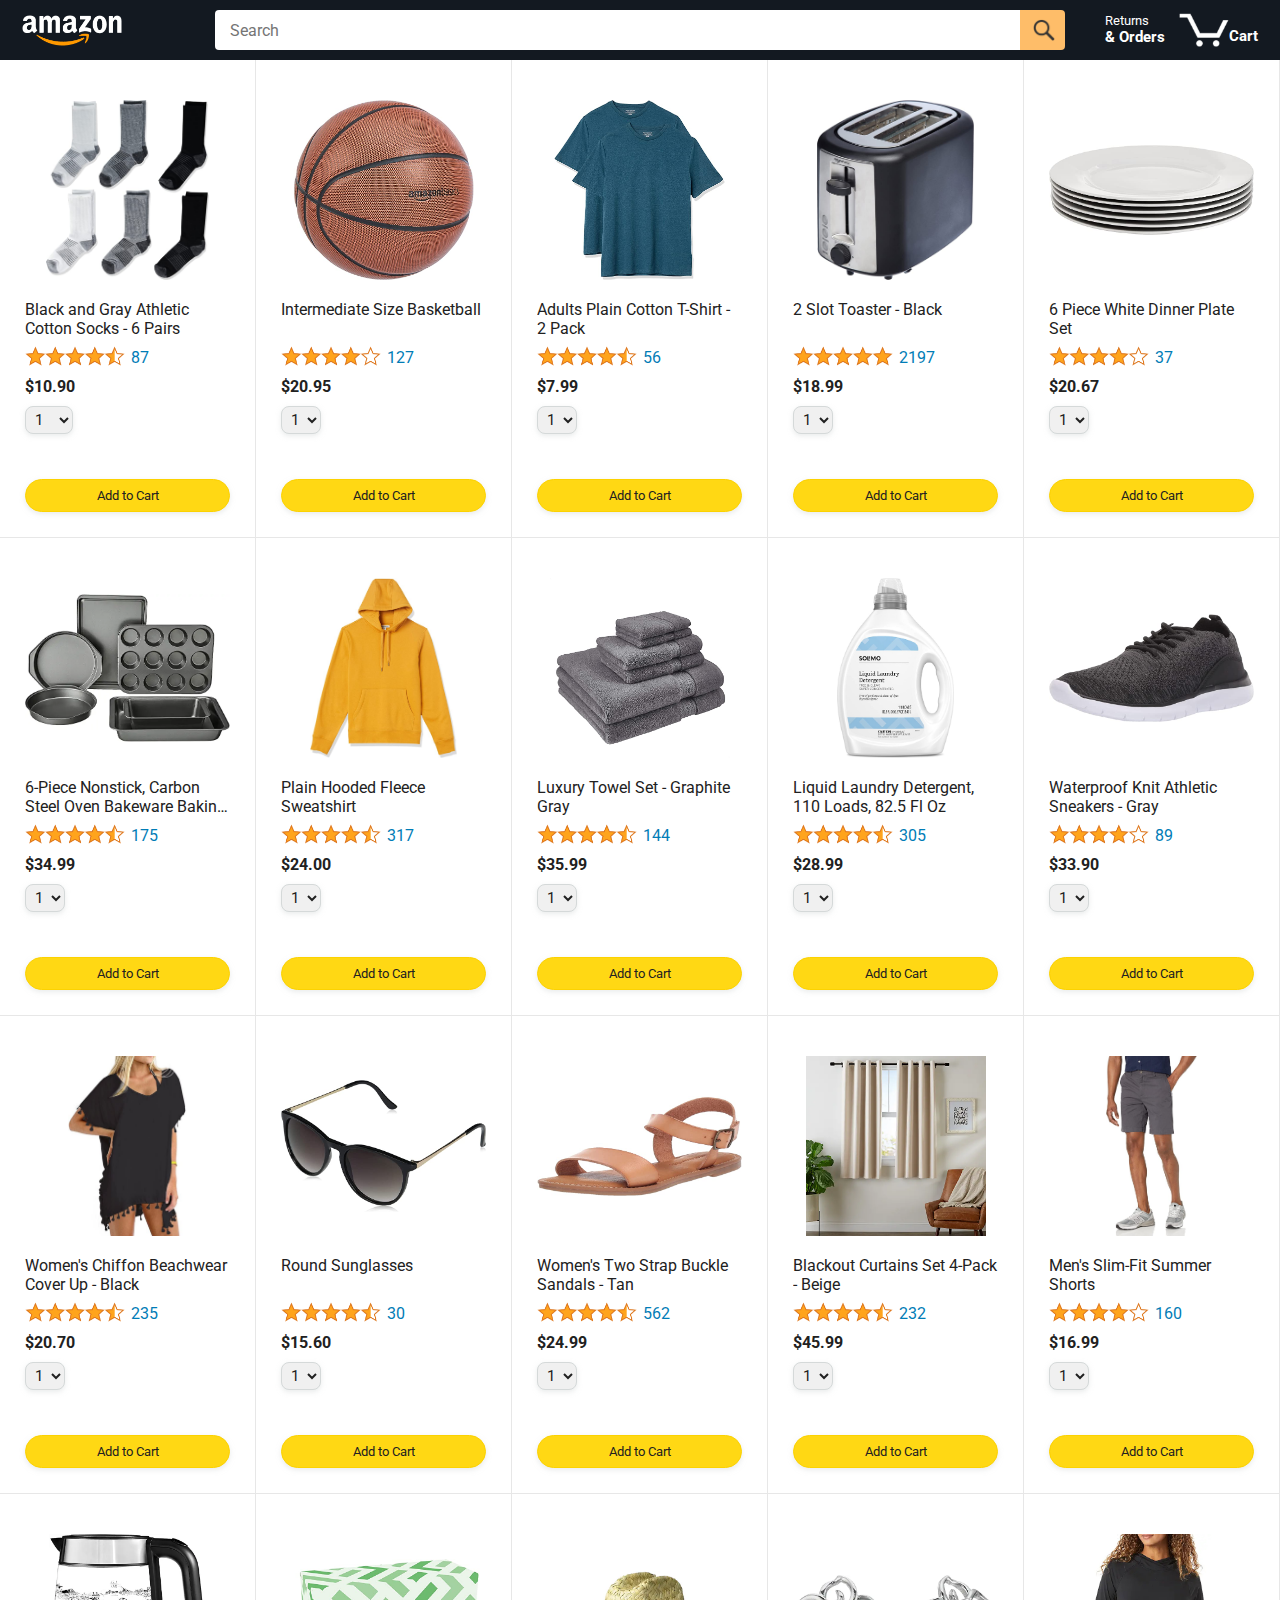
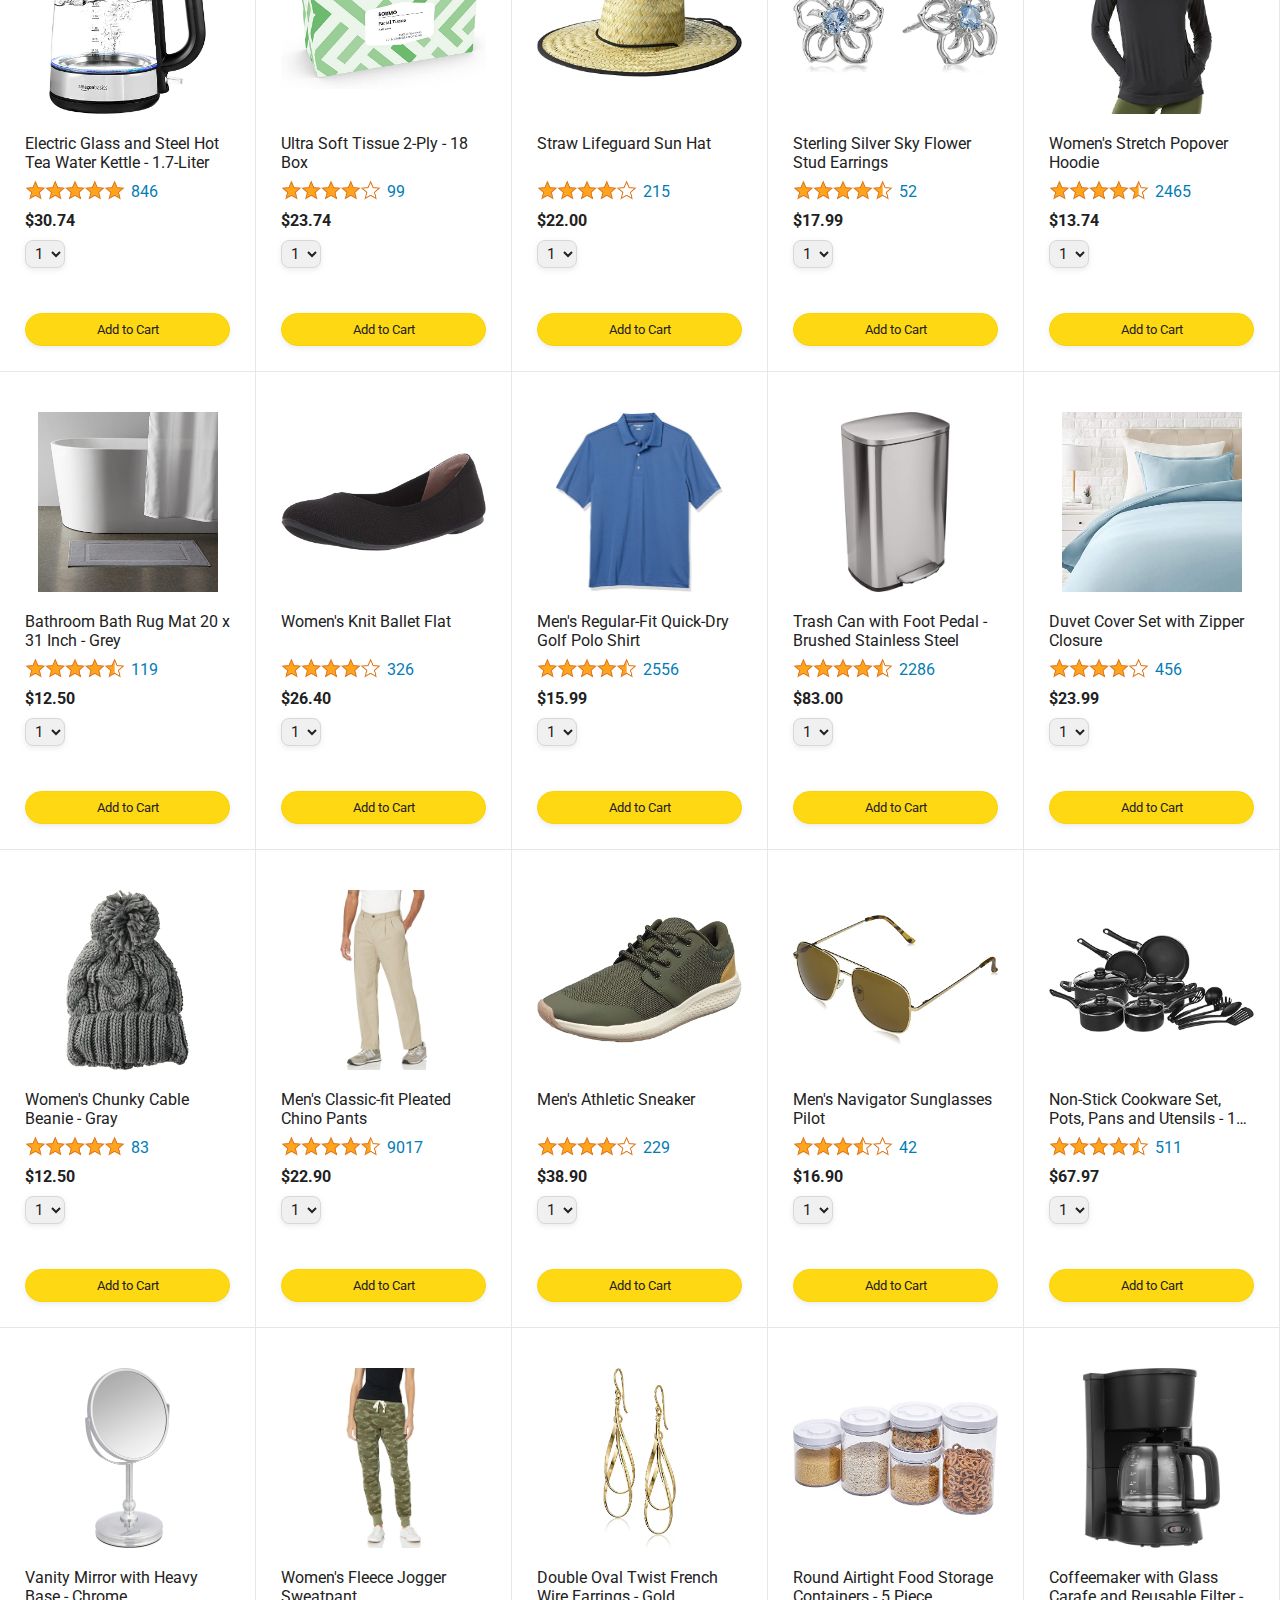
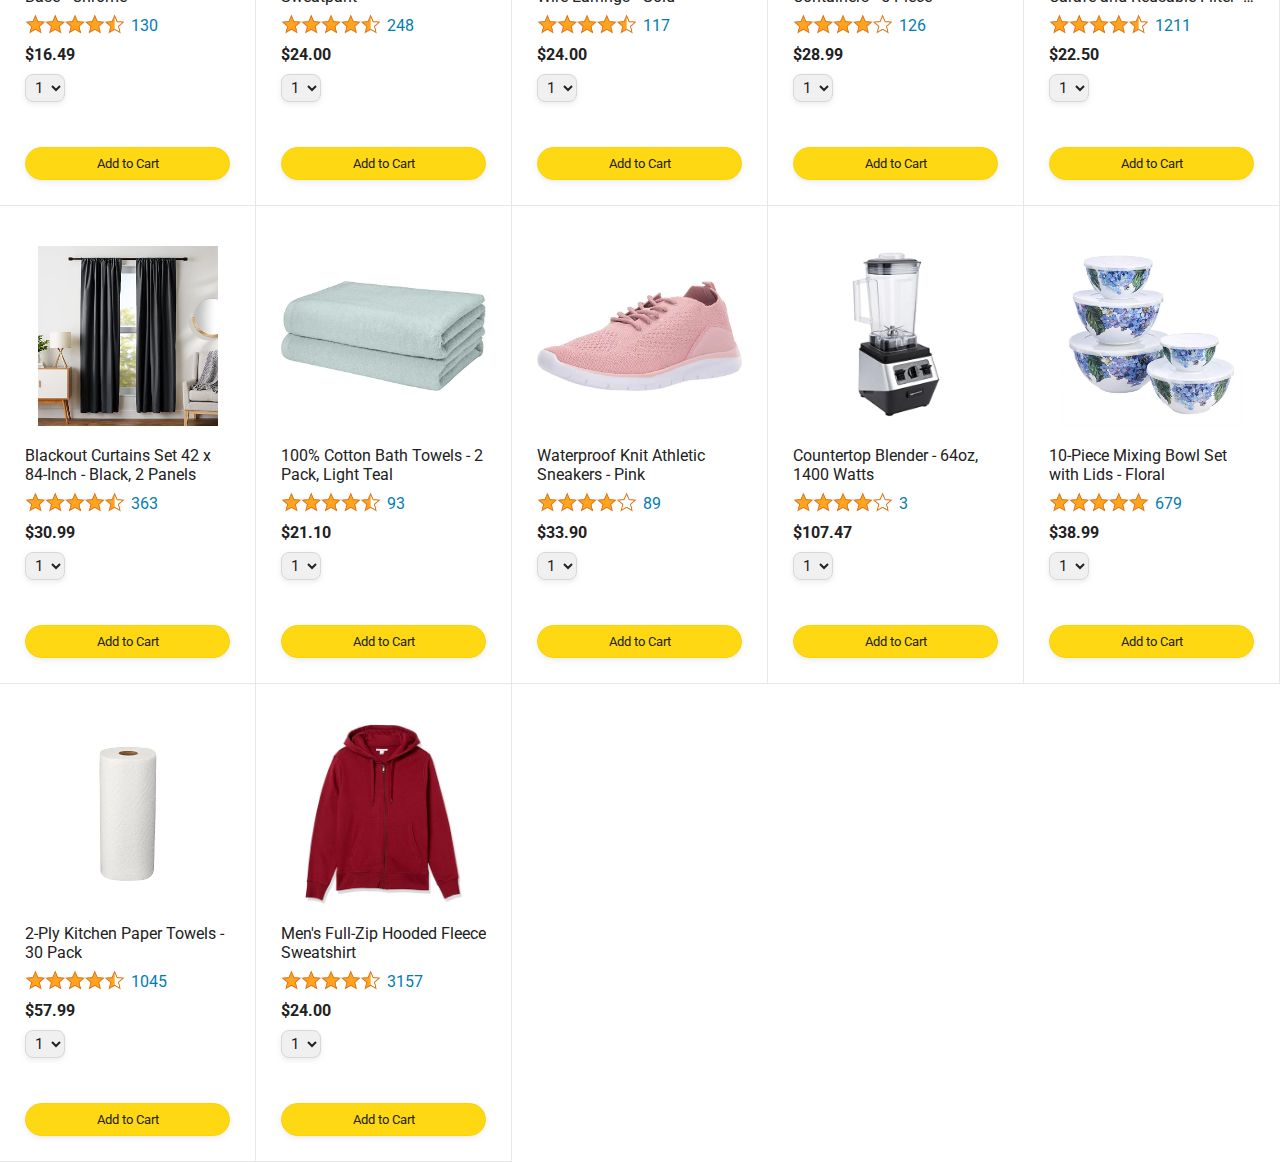
<file: index.html>
<!DOCTYPE html>
<html>
  <head>
    <title>Amazon Project</title>

    <!-- This code is needed for responsive design to work.
      (Responsive design = make the website look good on
      smaller screen sizes like a phone or a tablet). -->
    <meta name="viewport" content="width=device-width, initial-scale=1">
    <link rel="shortcut icon" href="images/amazon-mobile-logo.png" type="image/x-icon">

    <!-- Load a font called Roboto from Google Fonts. -->
    <link rel="preconnect" href="https://fonts.googleapis.com">
    <link rel="preconnect" href="https://fonts.gstatic.com" crossorigin>
    <link href="https://fonts.googleapis.com/css2?family=Roboto:wght@400;500;700&display=swap" rel="stylesheet">

    <!-- Here are the CSS files for this page. -->
    <link rel="stylesheet" href="styles/shared/general.css">
    <link rel="stylesheet" href="styles/shared/amazon-header.css">
    <link rel="stylesheet" href="styles/pages/amazon.css">
  </head>
  <body>
    <div class="amazon-header">
      <div class="amazon-header-left-section">
        <a href="index.html" class="header-link">
          <img class="amazon-logo"
            src="images/amazon-logo-white.png">
          <img class="amazon-mobile-logo"
            src="images/amazon-mobile-logo-white.png">
        </a>
      </div>

      <div class="amazon-header-middle-section">
        <input class="search-bar" type="text" placeholder="Search">

        <button class="search-button">
          <img class="search-icon" src="images/icons/search-icon.png">
        </button>
      </div>

      <div class="amazon-header-right-section">
        <a class="orders-link header-link" href="orders.html">
          <span class="returns-text">Returns</span>
          <span class="orders-text">& Orders</span>
        </a>

        <a class="cart-link header-link" href="checkout.html">
          <img class="cart-icon" src="images/icons/cart-icon.png">
          <div class="cart-quantity"></div>
          <div class="cart-text">Cart</div>
        </a>
      </div>
    </div>
    
    <div class="main">
      <div class="products-grid">
      </div>
    </div>

    <script src="data/products.js"></script>
    <script src="data/cart.js"></script>
    <script src="scripts/amazon.js"></script>
  </body>
</html>
</file>
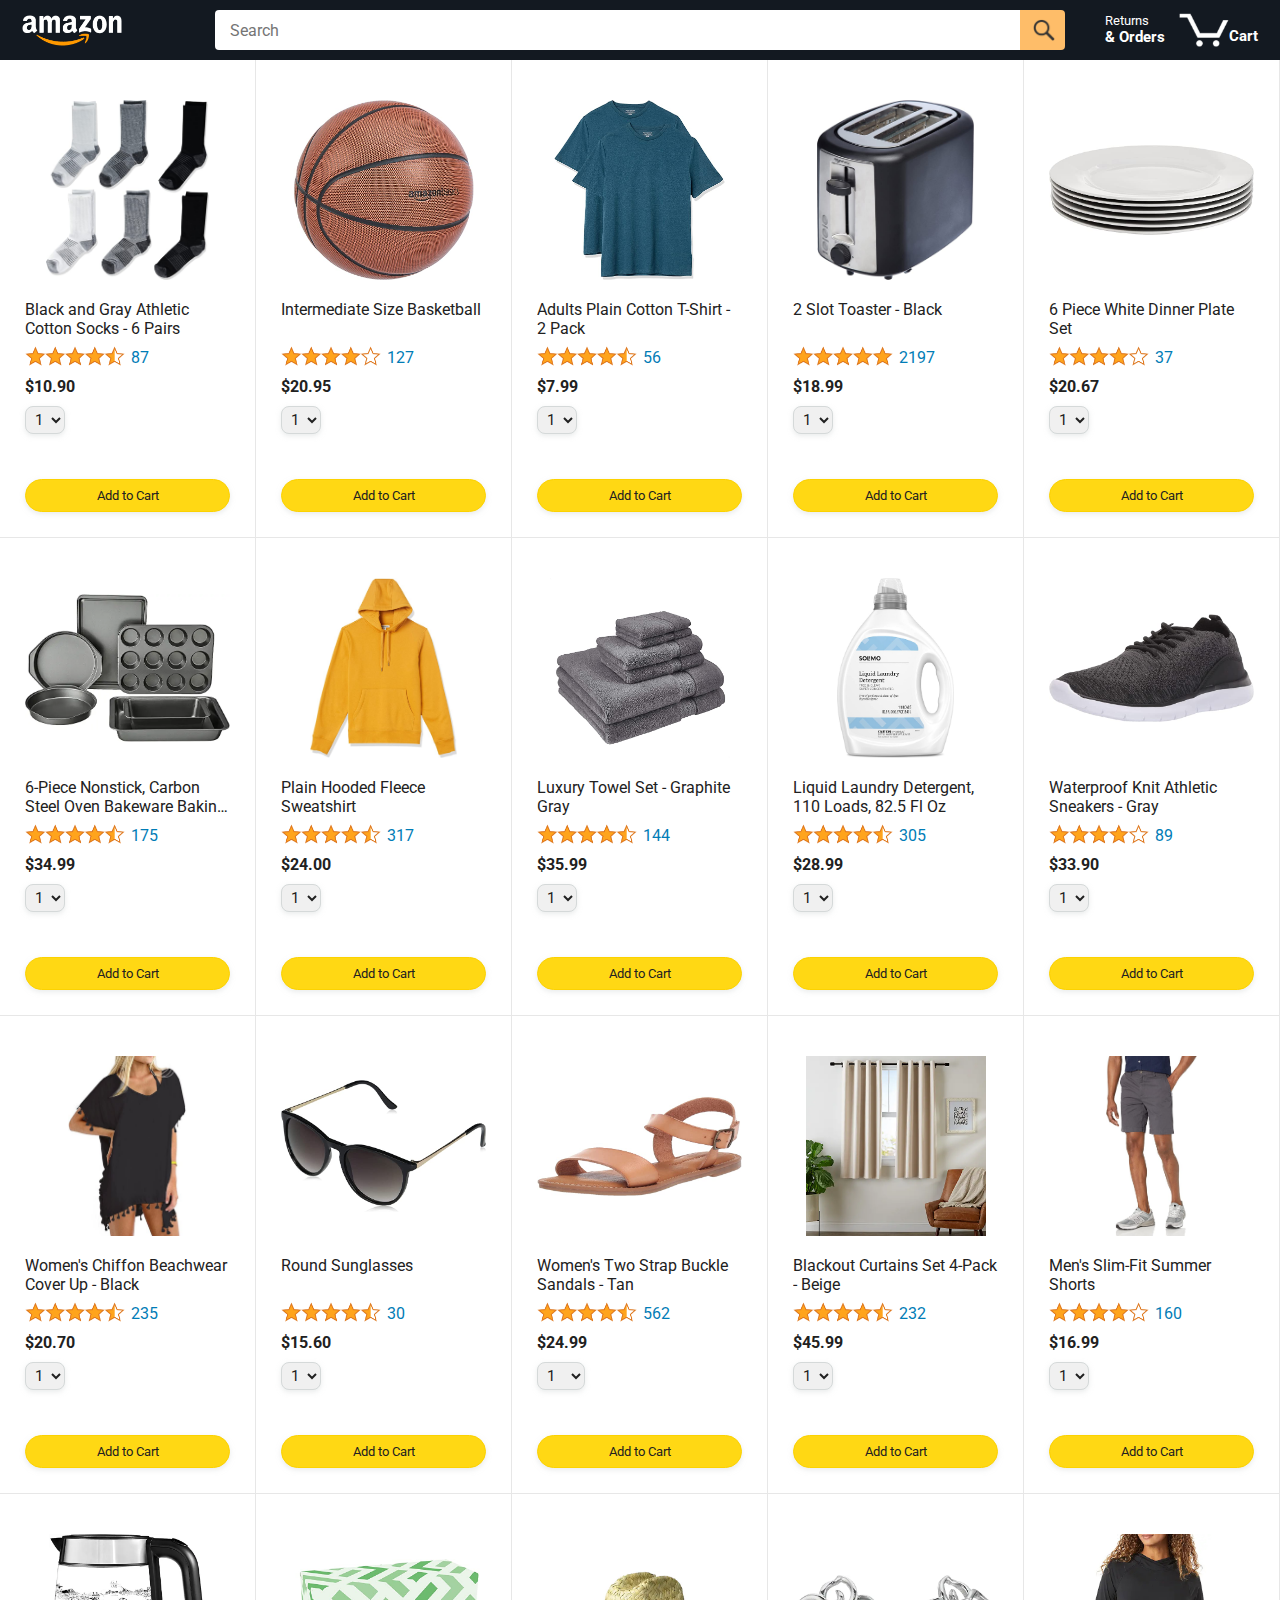
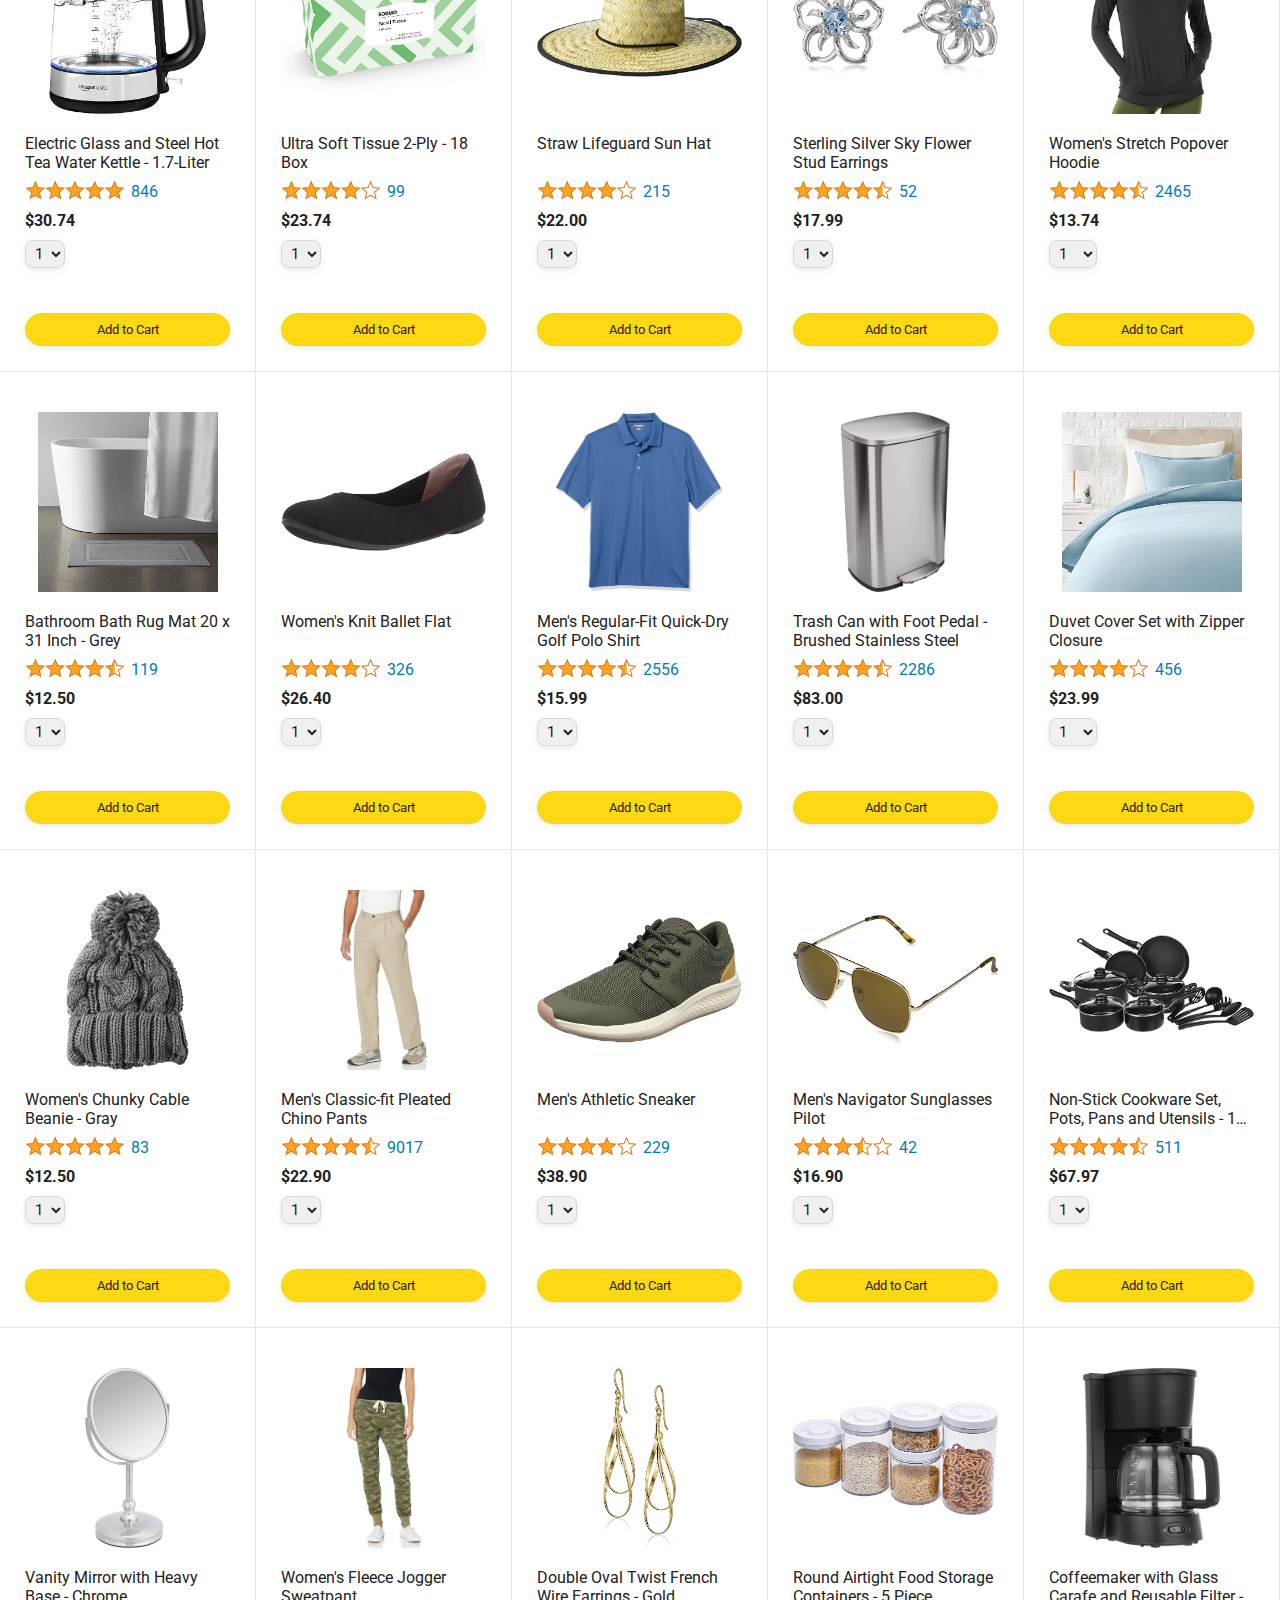
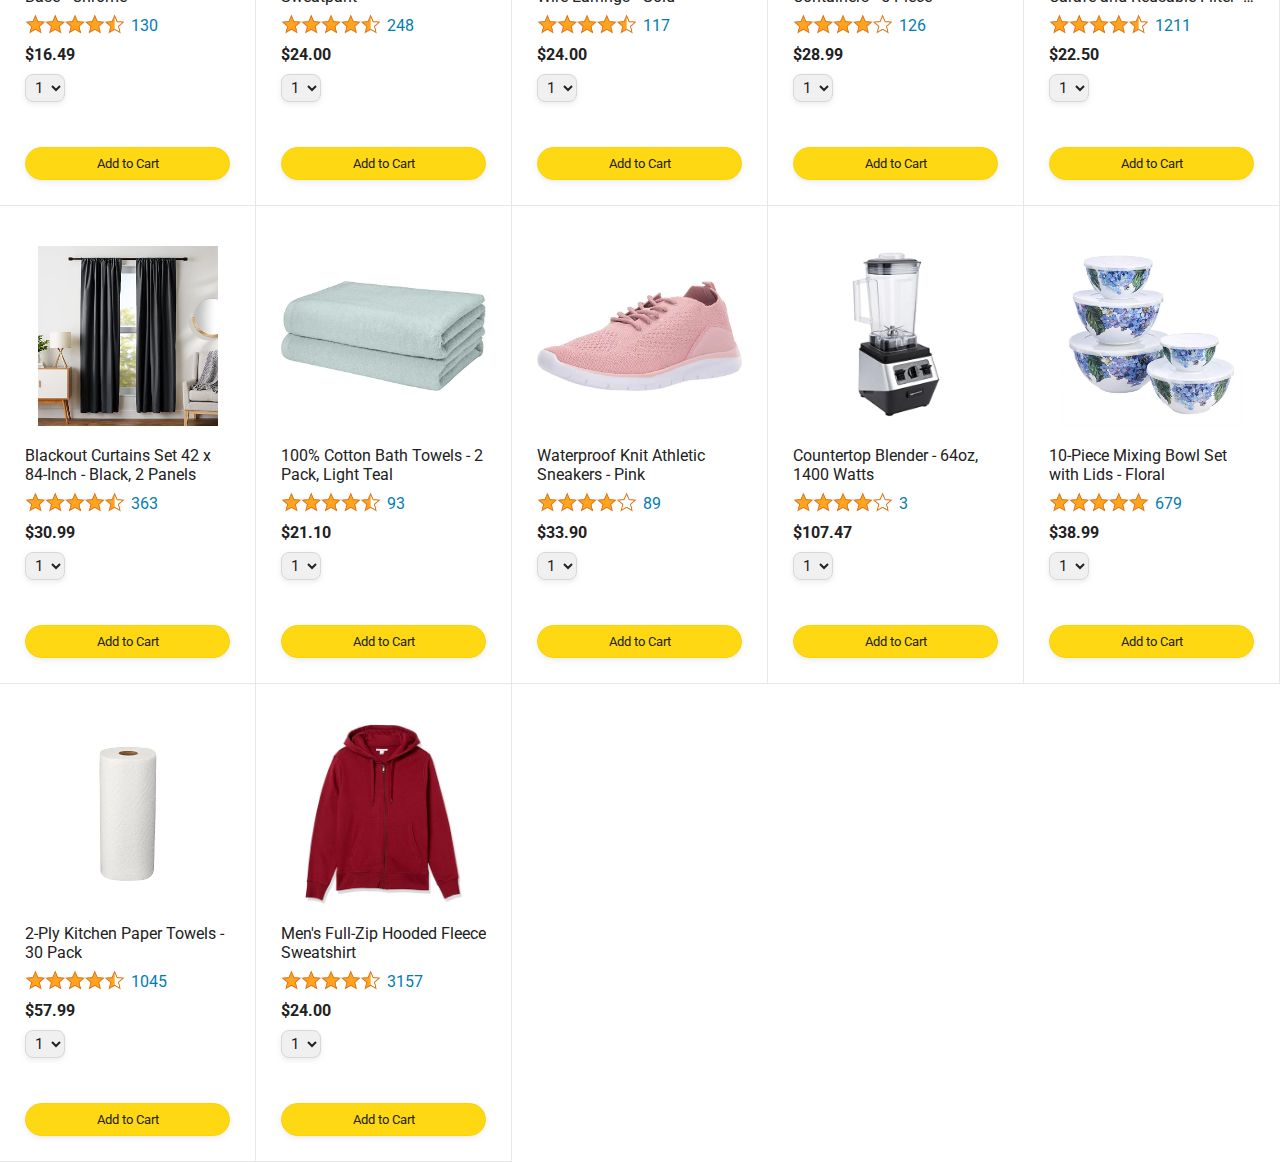
<file: amazon.html>
<!DOCTYPE html>
<html>
  <head>
    <title>Amazon Project</title>

    <!-- This code is needed for responsive design to work.
      (Responsive design = make the website look good on
      smaller screen sizes like a phone or a tablet). -->
    <meta name="viewport" content="width=device-width, initial-scale=1">
    <link rel="shortcut icon" href="images/amazon-mobile-logo.png" type="image/x-icon">

    <!-- Load a font called Roboto from Google Fonts. -->
    <link rel="preconnect" href="https://fonts.googleapis.com">
    <link rel="preconnect" href="https://fonts.gstatic.com" crossorigin>
    <link href="https://fonts.googleapis.com/css2?family=Roboto:wght@400;500;700&display=swap" rel="stylesheet">

    <!-- Here are the CSS files for this page. -->
    <link rel="stylesheet" href="styles/shared/general.css">
    <link rel="stylesheet" href="styles/shared/amazon-header.css">
    <link rel="stylesheet" href="styles/pages/amazon.css">
  </head>
  <body>
    <div class="amazon-header">
      <div class="amazon-header-left-section">
        <a href="amazon.html" class="header-link">
          <img class="amazon-logo"
            src="images/amazon-logo-white.png">
          <img class="amazon-mobile-logo"
            src="images/amazon-mobile-logo-white.png">
        </a>
      </div>

      <div class="amazon-header-middle-section">
        <input class="search-bar" type="text" placeholder="Search">

        <button class="search-button">
          <img class="search-icon" src="images/icons/search-icon.png">
        </button>
      </div>

      <div class="amazon-header-right-section">
        <a class="orders-link header-link" href="orders.html">
          <span class="returns-text">Returns</span>
          <span class="orders-text">& Orders</span>
        </a>

        <a class="cart-link header-link" href="checkout.html">
          <img class="cart-icon" src="images/icons/cart-icon.png">
          <div class="cart-quantity"></div>
          <div class="cart-text">Cart</div>
        </a>
      </div>
    </div>
    
    <div class="main">
      <div class="products-grid">
      </div>
    </div>

    <script src="data/cart.js"></script>
    <script src="data/products.js"></script>
    <script src="scripts/amazon.js"></script>
  </body>
</html>
</file>
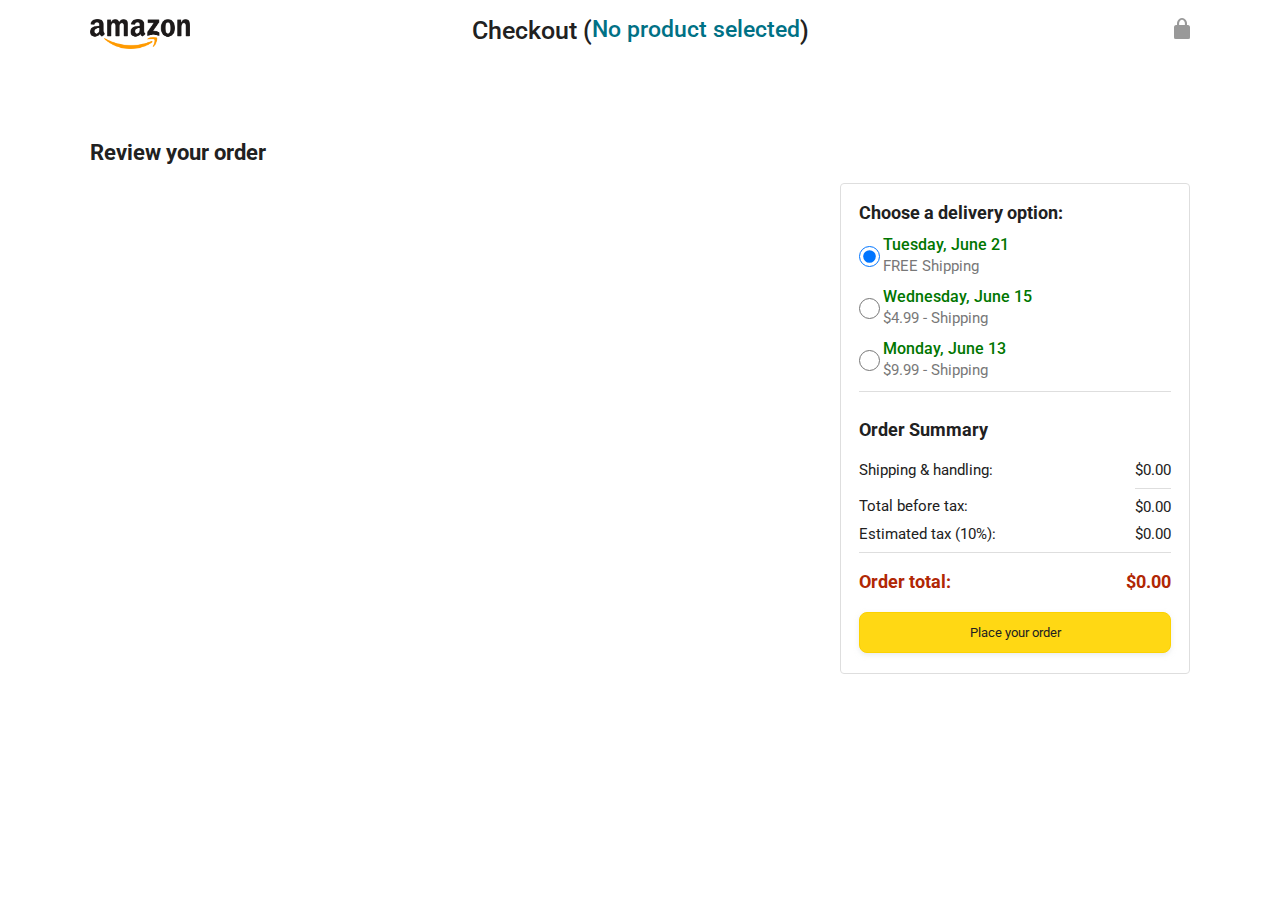
<file: checkout.html>
<!DOCTYPE html>
<html>
  <head>
    <title>Checkout</title>

    <!-- This code is needed for responsive design to work.
      (Responsive design = make the website look good on
      smaller screen sizes like a phone or a tablet). -->
    <meta name="viewport" content="width=device-width, initial-scale=1">
    <link rel="shortcut icon" href="images/amazon-mobile-logo.png" type="image/x-icon">

    <!-- Load a font called Roboto from Google Fonts. -->
    <link rel="preconnect" href="https://fonts.googleapis.com">
    <link rel="preconnect" href="https://fonts.gstatic.com" crossorigin>
    <link href="https://fonts.googleapis.com/css2?family=Roboto:wght@400;500;700&display=swap" rel="stylesheet">

    <!-- Here are the CSS files for this page. -->
    <link rel="stylesheet" href="styles/shared/general.css">
    <link rel="stylesheet" href="styles/pages/checkout/checkout-header.css">
    <link rel="stylesheet" href="styles/pages/checkout/checkout.css">
  </head>
  <body>
    <div class="checkout-header">
      <div class="header-content">
        <div class="checkout-header-left-section">
          <a href="index.html">
            <img class="amazon-logo" src="images/amazon-logo.png">
            <img class="amazon-mobile-logo" src="images/amazon-mobile-logo.png">
          </a>
        </div>

        <div class="checkout-header-middle-section">
          Checkout (<a class="return-to-home-link"
            href="index.html">No product selected</a>)
        </div>

        <div class="checkout-header-right-section">
          <img src="images/icons/checkout-lock-icon.png">
        </div>
      </div>
    </div>

    <div class="main">
      <div class="page-title">Review your order</div>

      <div class="checkout-grid">
        <div class="order-summary">
        </div>

        <div class="payment-summary">


          <div class="delivery-options">
            <div class="payment-summary-title">
              Choose a delivery option:
            </div>
            <div class="delivery-option">
              <input type="radio" checked
                class="delivery-option-input"
                name="delivery-option-1">
              <div>
                <div class="delivery-option-date">
                  Tuesday, June 21
                </div>
                <div class="delivery-option-price">
                  FREE Shipping
                </div>
              </div>
            </div>
            <div class="delivery-option">
              <input type="radio"
                class="delivery-option-input"
                name="delivery-option-1">
              <div>
                <div class="delivery-option-date">
                  Wednesday, June 15
                </div>
                <div class="delivery-option-price">
                  $4.99 - Shipping
                </div>
              </div>
            </div>
            <div class="delivery-option">
              <input type="radio"
                class="delivery-option-input"
                name="delivery-option-1">
              <div>
                <div class="delivery-option-date">
                  Monday, June 13
                </div>
                <div class="delivery-option-price">
                  $9.99 - Shipping
                </div>
              </div>
            </div>
          </div>

          <div class="payment-summary-row total-row"></div>

          <div class="payment-summary-title">
            Order Summary
          </div>

          <div class="payment-summary-row">
            <div class="items"></div>
            <div class="payment-summary-money"></div>
          </div>

          <div class="payment-summary-row">
            <div>Shipping &amp; handling:</div>
            <div class="Shipping-and-handling">$0.00</div>
          </div>

          <div class="payment-summary-row subtotal-row">
            <div>Total before tax:</div>
            <div class="payment-summary-money before-tax">$0.00</div>
          </div>

          <div class="payment-summary-row">
            <div>Estimated tax (10%):</div>
            <div class="payment-summary-money estimated-tax">$0.00</div>
          </div>

          <div class="payment-summary-row total-row">
            <div>Order total:</div>
            <div class="payment-summary-money order-total">$0.00</div>
          </div>

          <button class="place-order-button button-primary">
            Place your order
          </button>
        </div>

      </div>
    </div>
    <script src="data/cart.js"></script>
    <script src="data/products.js"></script>
  <script src="scripts/checkout.js"></script>
</body>
</html>
</file>
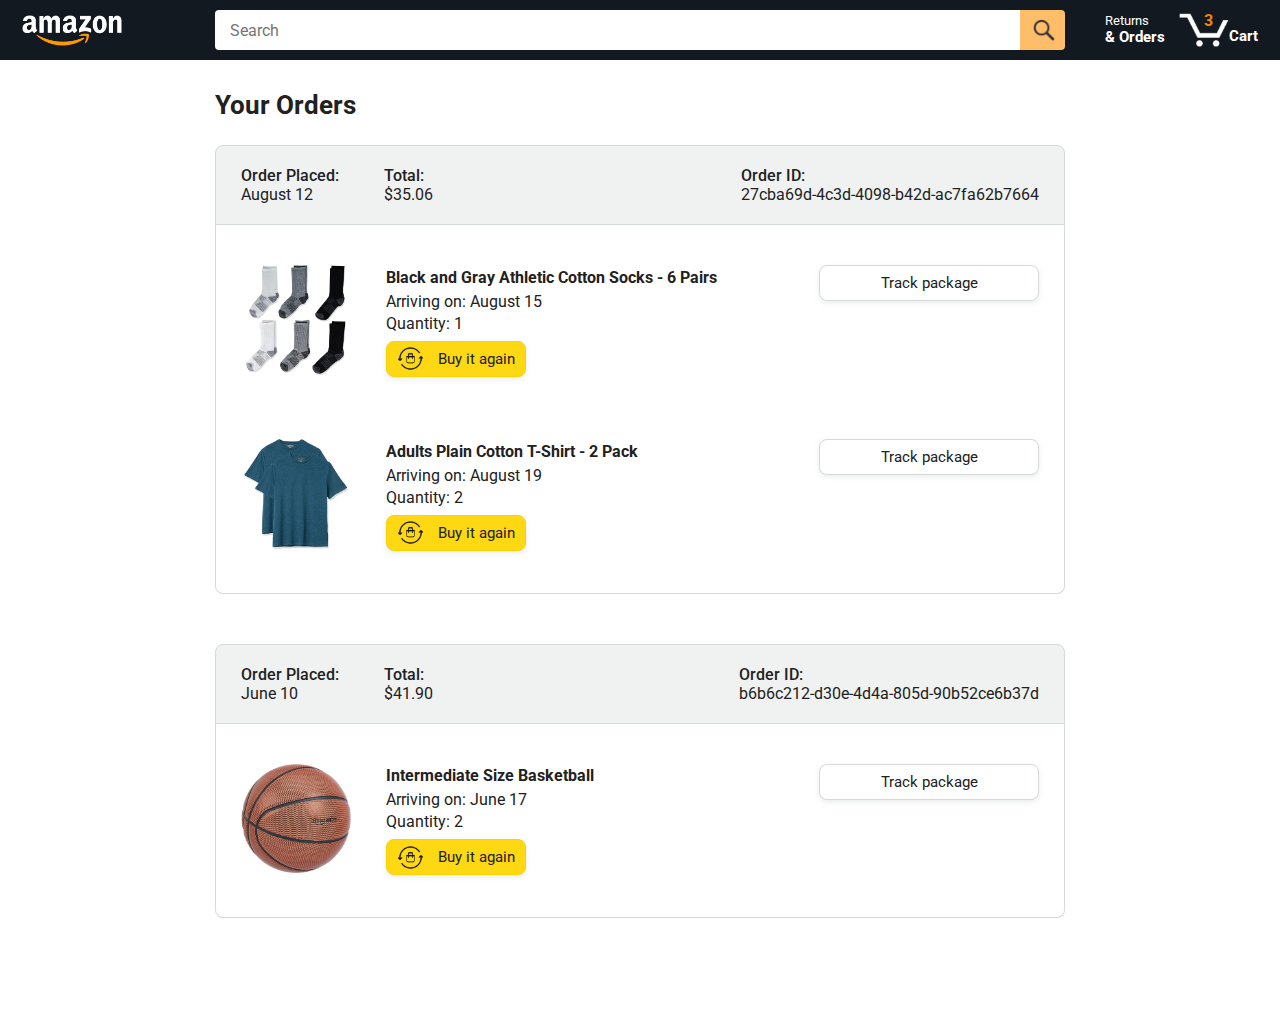
<file: orders.html>
<!DOCTYPE html>
<html>
  <head>
    <title>Orders</title>

    <!-- This code is needed for responsive design to work.
      (Responsive design = make the website look good on
      smaller screen sizes like a phone or a tablet). -->
    <meta name="viewport" content="width=device-width, initial-scale=1">
    <link rel="shortcut icon" href="images/amazon-mobile-logo.png" type="image/x-icon">

    <!-- Load a font called Roboto from Google Fonts. -->
    <link rel="preconnect" href="https://fonts.googleapis.com">
    <link rel="preconnect" href="https://fonts.gstatic.com" crossorigin>
    <link href="https://fonts.googleapis.com/css2?family=Roboto:wght@400;500;700&display=swap" rel="stylesheet">

    <!-- Here are the CSS files for this page. -->
    <link rel="stylesheet" href="styles/shared/general.css">
    <link rel="stylesheet" href="styles/shared/amazon-header.css">
    <link rel="stylesheet" href="styles/pages/orders.css">
  </head>
  <body>
    <div class="amazon-header">
      <div class="amazon-header-left-section">
        <a href="index.html" class="header-link">
          <img class="amazon-logo"
            src="images/amazon-logo-white.png">
          <img class="amazon-mobile-logo"
            src="images/amazon-mobile-logo-white.png">
        </a>
      </div>

      <div class="amazon-header-middle-section">
        <input class="search-bar" type="text" placeholder="Search">

        <button class="search-button">
          <img class="search-icon" src="images/icons/search-icon.png">
        </button>
      </div>

      <div class="amazon-header-right-section">
        <a class="orders-link header-link" href="orders.html">
          <span class="returns-text">Returns</span>
          <span class="orders-text">& Orders</span>
        </a>

        <a class="cart-link header-link" href="checkout.html">
          <img class="cart-icon" src="images/icons/cart-icon.png">
          <div class="cart-quantity">3</div>
          <div class="cart-text">Cart</div>
        </a>
      </div>
    </div>

    <div class="main">
      <div class="page-title">Your Orders</div>

      <div class="orders-grid">
        <div class="order-container">
          
          <div class="order-header">
            <div class="order-header-left-section">
              <div class="order-date">
                <div class="order-header-label">Order Placed:</div>
                <div>August 12</div>
              </div>
              <div class="order-total">
                <div class="order-header-label">Total:</div>
                <div>$35.06</div>
              </div>
            </div>

            <div class="order-header-right-section">
              <div class="order-header-label">Order ID:</div>
              <div>27cba69d-4c3d-4098-b42d-ac7fa62b7664</div>
            </div>
          </div>

          <div class="order-details-grid">
            <div class="product-image-container">
              <img src="images/products/athletic-cotton-socks-6-pairs.jpg">
            </div>

            <div class="product-details">
              <div class="product-name">
                Black and Gray Athletic Cotton Socks - 6 Pairs
              </div>
              <div class="product-delivery-date">
                Arriving on: August 15
              </div>
              <div class="product-quantity">
                Quantity: 1
              </div>
              <button class="buy-again-button button-primary">
                <img class="buy-again-icon" src="images/icons/buy-again.png">
                <span class="buy-again-message">Buy it again</span>
              </button>
            </div>

            <div class="product-actions">
              <a href="tracking.html">
                <button class="track-package-button button-secondary">
                  Track package
                </button>
              </a>
            </div>

            <div class="product-image-container">
              <img src="images/products/adults-plain-cotton-tshirt-2-pack-teal.jpg">
            </div>

            <div class="product-details">
              <div class="product-name">
                Adults Plain Cotton T-Shirt - 2 Pack
              </div>
              <div class="product-delivery-date">
                Arriving on: August 19
              </div>
              <div class="product-quantity">
                Quantity: 2
              </div>
              <button class="buy-again-button button-primary">
                <img class="buy-again-icon" src="images/icons/buy-again.png">
                <span class="buy-again-message">Buy it again</span>
              </button>
            </div>

            <div class="product-actions">
              <a href="tracking.html">
                <button class="track-package-button button-secondary">
                  Track package
                </button>
              </a>
            </div>
          </div>
        </div>

        <div class="order-container">

          <div class="order-header">
            <div class="order-header-left-section">
              <div class="order-date">
                <div class="order-header-label">Order Placed:</div>
                <div>June 10</div>
              </div>
              <div class="order-total">
                <div class="order-header-label">Total:</div>
                <div>$41.90</div>
              </div>
            </div>

            <div class="order-header-right-section">
              <div class="order-header-label">Order ID:</div>
              <div>b6b6c212-d30e-4d4a-805d-90b52ce6b37d</div>
            </div>
          </div>

          <div class="order-details-grid">
            <div class="product-image-container">
              <img src="images/products/intermediate-composite-basketball.jpg">
            </div>

            <div class="product-details">
              <div class="product-name">
                Intermediate Size Basketball
              </div>
              <div class="product-delivery-date">
                Arriving on: June 17
              </div>
              <div class="product-quantity">
                Quantity: 2
              </div>
              <button class="buy-again-button button-primary">
                <img class="buy-again-icon" src="images/icons/buy-again.png">
                <span class="buy-again-message">Buy it again</span>
              </button>
            </div>

            <div class="product-actions">
              <a href="tracking.html">
                <button class="track-package-button button-secondary">
                  Track package
                </button>
              </a>
            </div>
          </div>
        </div>
      </div>
    </div>
  </body>
</html>
</file>
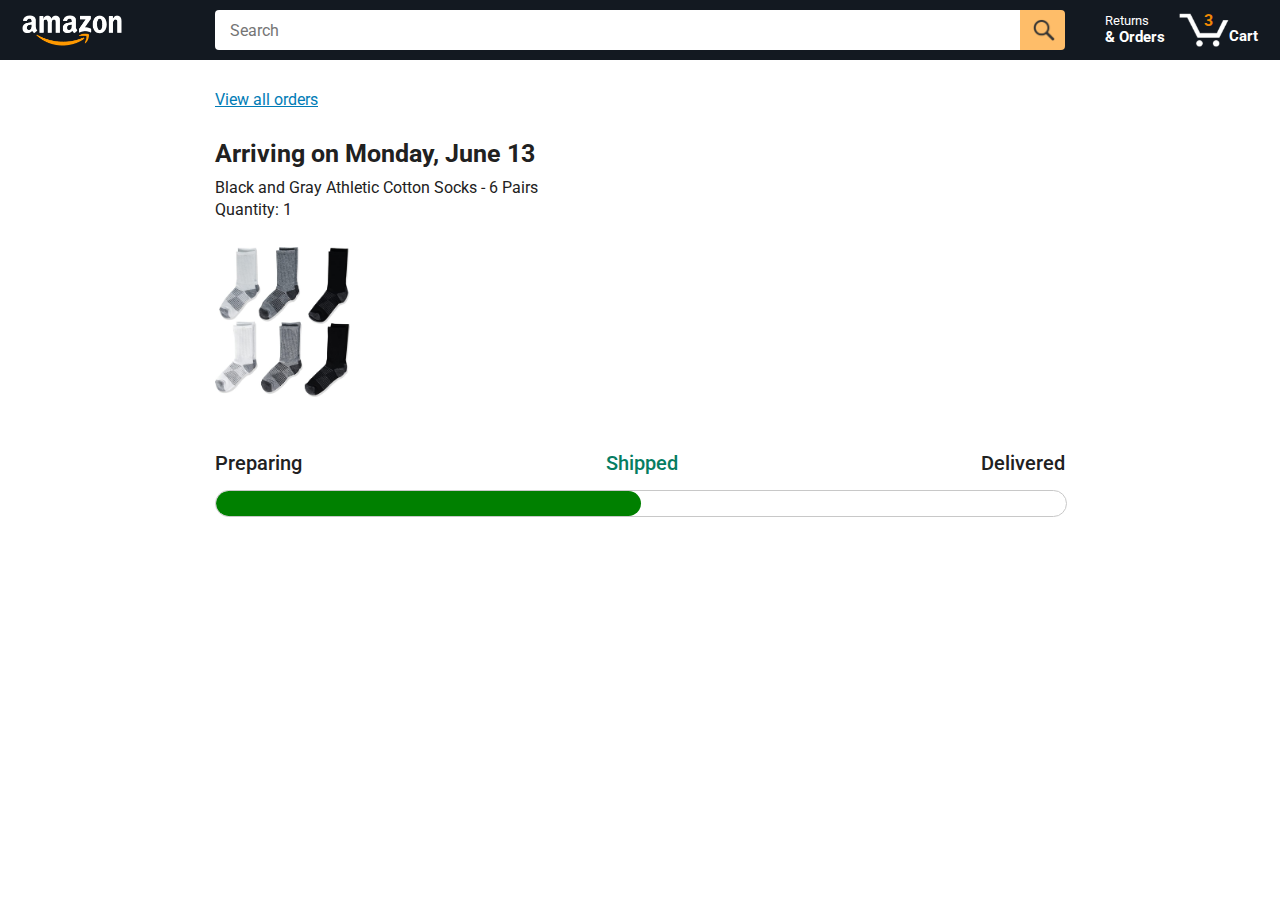
<file: tracking.html>
<!DOCTYPE html>
<html>
  <head>
    <title>Tracking</title>

    <!-- This code is needed for responsive design to work.
      (Responsive design = make the website look good on
      smaller screen sizes like a phone or a tablet). -->
    <meta name="viewport" content="width=device-width, initial-scale=1">
    <link rel="shortcut icon" href="images/amazon-mobile-logo.png" type="image/x-icon">

    <!-- Load a font called Roboto from Google Fonts. -->
    <link rel="preconnect" href="https://fonts.googleapis.com">
    <link rel="preconnect" href="https://fonts.gstatic.com" crossorigin>
    <link href="https://fonts.googleapis.com/css2?family=Roboto:wght@400;500;700&display=swap" rel="stylesheet">

    <!-- Here are the CSS files for this page. -->
    <link rel="stylesheet" href="styles/shared/general.css">
    <link rel="stylesheet" href="styles/shared/amazon-header.css">
    <link rel="stylesheet" href="styles/pages/tracking.css">
  </head>
  <body>
    <div class="amazon-header">
      <div class="amazon-header-left-section">
        <a href="index.html" class="header-link">
          <img class="amazon-logo"
            src="images/amazon-logo-white.png">
          <img class="amazon-mobile-logo"
            src="images/amazon-mobile-logo-white.png">
        </a>
      </div>

      <div class="amazon-header-middle-section">
        <input class="search-bar" type="text" placeholder="Search">

        <button class="search-button">
          <img class="search-icon" src="images/icons/search-icon.png">
        </button>
      </div>

      <div class="amazon-header-right-section">
        <a class="orders-link header-link" href="orders.html">
          <span class="returns-text">Returns</span>
          <span class="orders-text">& Orders</span>
        </a>

        <a class="cart-link header-link" href="checkout.html">
          <img class="cart-icon" src="images/icons/cart-icon.png">
          <div class="cart-quantity">3</div>
          <div class="cart-text">Cart</div>
        </a>
      </div>
    </div>

    <div class="main">
      <div class="order-tracking">
        <a class="back-to-orders-link link-primary" href="orders.html">
          View all orders
        </a>

        <div class="delivery-date">
          Arriving on Monday, June 13
        </div>

        <div class="product-info">
          Black and Gray Athletic Cotton Socks - 6 Pairs
        </div>

        <div class="product-info">
          Quantity: 1
        </div>

        <img class="product-image" src="images/products/athletic-cotton-socks-6-pairs.jpg">

        <div class="progress-labels-container">
          <div class="progress-label">
            Preparing
          </div>
          <div class="progress-label current-status">
            Shipped
          </div>
          <div class="progress-label">
            Delivered
          </div>
        </div>

        <div class="progress-bar-container">
          <div class="progress-bar"></div>
        </div>
      </div>
    </div>
  </body>
</html>
</file>
<file: styles/shared/general.css>
body {
  font-family: Roboto, Arial;
  color: rgb(33, 33, 33);
  /* The <body> element has a default margin of 8px
     on all sides. This removes the default margins. */
  margin: 0;
}

/* <p> elements have a default margin on the top
   and bottom. This removes the default margins. */
p {
  margin: 0;
}

button {
  cursor: pointer;
}

select {
  cursor: pointer;
}

input, select, button {
  font-family: Roboto, Arial;
}

.button-primary {
  color: rgb(33, 33, 33);
  background-color: rgb(255, 216, 20);
  border: 1px solid rgb(252, 210, 0);
  border-radius: 8px;
  cursor: pointer;
  box-shadow: 0 2px 5px rgba(213, 217, 217, 0.5);
}

.button-primary:hover {
  background-color: rgb(247, 202, 0);
  border: 1px solid rgb(242, 194, 0);
}

.button-primary:active {
  background: rgb(255, 216, 20);
  border-color: rgb(252, 210, 0);
  box-shadow: none;
}

.button-secondary {
  color: rgb(33, 33, 33);
  background: white;
  border: 1px solid rgb(213, 217, 217);
  border-radius: 8px;
  cursor: pointer;
  box-shadow: 0 2px 5px rgba(213, 217, 217, 0.5);
}

.button-secondary:hover {
  background-color: rgb(247, 250, 250);
}

.button-secondary:active {
  background-color: rgb(237, 253, 255);
  box-shadow: none;
}

/* These styles will limit text to 2 lines. Anything
   beyond 2 lines will be replaced with "..."
   You can find this code by using an A.I. tool or by
   searching in Google.
   https://css-tricks.com/almanac/properties/l/line-clamp/ */
.limit-text-to-2-lines {
  display: -webkit-box;
  -webkit-line-clamp: 2;
  -webkit-box-orient: vertical;
  overflow: hidden;
}

.link-primary {
  color: rgb(1, 124, 182);
  cursor: pointer;
}

.link-primary:hover {
  color: rgb(196, 80, 0);
}

/* Styles for dropdown selectors. */
select {
  color: rgb(33, 33, 33);
  background-color: rgb(240, 240, 240);
  border: 1px solid rgb(213, 217, 217);
  border-radius: 8px;
  padding: 3px 5px;
  font-size: 15px;
  cursor: pointer;
  box-shadow: 0 2px 5px rgba(213, 217, 217, 0.5);
}

select:focus,
input:focus {
  outline: 2px solid rgb(255, 153, 0);
}

.limit {
  overflow: hidden;
  text-overflow: ellipsis;
  display: -webkit-box;
  -webkit-line-clamp: 5; /* Adjust the number of lines to show */
  -webkit-box-orient: vertical;
}

.update-quantity-link{
  background-color: rgba(255, 222, 173, 0);
  border: none;
  font-size: medium;
}
</file>
<file: styles/shared/amazon-header.css>
.amazon-header {
  background-color: rgb(19, 25, 33);
  color: white;
  padding-left: 15px;
  padding-right: 15px;

  display: flex;
  align-items: center;
  justify-content: space-between;

  position: fixed;
  top: 0;
  left: 0;
  right: 0;
  height: 60px;
}

.amazon-header-left-section {
  width: 180px;
}

@media (max-width: 800px) {
  .amazon-header-left-section {
    width: unset;
  }
}

.header-link {
  display: inline-block;
  padding: 6px;
  border-radius: 2px;
  cursor: pointer;
  text-decoration: none;
  border: 1px solid rgba(0, 0, 0, 0);
}

.header-link:hover {
  border: 1px solid white;
}

.amazon-logo {
  width: 100px;
  margin-top: 5px;
}

.amazon-mobile-logo {
  display: none;
}

@media (max-width: 575px) {
  .amazon-logo {
    display: none;
  }

  .amazon-mobile-logo {
    display: block;
    height: 35px;
    margin-top: 5px;
  }
}

.amazon-header-middle-section {
  flex: 1;
  max-width: 850px;
  margin-left: 10px;
  margin-right: 10px;
  display: flex;
}

.search-bar {
  flex: 1;
  width: 0;
  font-size: 16px;
  height: 38px;
  padding-left: 15px;
  border: none;
  border-top-left-radius: 4px;
  border-bottom-left-radius: 4px;
  border-top-right-radius: 0;
  border-bottom-right-radius: 0;
}

.search-button {
  background-color: rgb(254, 189, 105);
  border: none;
  width: 45px;
  height: 40px;
  border-top-right-radius: 4px;
  border-bottom-right-radius: 4px;
  flex-shrink: 0;
}

.search-icon {
  height: 22px;
  margin-left: 2px;
  margin-top: 3px;
}

.amazon-header-right-section {
  width: 180px;
  flex-shrink: 0;
  display: flex;
  justify-content: end;
}

.orders-link {
  color: white;
}

.returns-text {
  display: block;
  font-size: 13px;
}

.orders-text {
  display: block;
  font-size: 15px;
  font-weight: 700;
}

.cart-link {
  color: white;
  display: flex;
  align-items: center;
  position: relative;
}

.cart-icon {
  width: 50px;
}

.cart-text {
  margin-top: 12px;
  font-size: 15px;
  font-weight: 700;
}

.cart-quantity {
  color: rgb(240, 136, 4);
  font-size: 16px;
  font-weight: 700;

  position: absolute;
  top: 4px;
  left: 22px;
  
  width: 26px;
  text-align: center;
}
</file>
<file: styles/pages/amazon.css>
body{
  font-family: Roboto, Arial;
}

.main {
  margin-top: 60px;
}

.products-grid {
  display: grid;

  /* - In CSS Grid, 1fr means a column will take up the
       remaining space in the grid.
     - If we write 1fr 1fr ... 1fr; 8 times, this will
       divide the grid into 8 columns, each taking up an
       equal amount of the space.
     - repeat(8, 1fr); is a shortcut for repeating "1fr"
       8 times (instead of typing out "1fr" 8 times).
       repeat(...) is a special property that works with
       display: grid; */
  grid-template-columns: repeat(8, 1fr);
}

/* @media is used to create responsive design (making the
   website look good on any screen size). This @media
   means when the screen width is 2000px or less, we
   will divide the grid into 7 columns instead of 8. */
@media (max-width: 2000px) {
  .products-grid {
    grid-template-columns: repeat(7, 1fr);
  }
}

/* This @media means when the screen width is 1600px or
   less, we will divide the grid into 6 columns. */
@media (max-width: 1600px) {
  .products-grid {
    grid-template-columns: repeat(6, 1fr);
  }
}

@media (max-width: 1300px) {
  .products-grid {
    grid-template-columns: repeat(5, 1fr);
  }
}

@media (max-width: 1000px) {
  .products-grid {
    grid-template-columns: repeat(4, 1fr);
  }
}

@media (max-width: 800px) {
  .products-grid {
    grid-template-columns: repeat(3, 1fr);
  }
}

@media (max-width: 575px) {
  .products-grid {
    grid-template-columns: repeat(2, 1fr);
  }
}

@media (max-width: 450px) {
  .products-grid {
    grid-template-columns: 1fr;
  }
}

.product-container {
  padding-top: 40px;
  padding-bottom: 25px;
  padding-left: 25px;
  padding-right: 25px;

  border-right: 1px solid rgb(231, 231, 231);
  border-bottom: 1px solid rgb(231, 231, 231);

  display: flex;
  flex-direction: column;
}

.product-image-container {
  display: flex;
  justify-content: center;
  align-items: center;

  height: 180px;
  margin-bottom: 20px;
}

.product-image {
  /* Images will overflow their container by default. To
    prevent this, we set max-width and max-height to 100%
    so they stay inside their container. */
  max-width: 100%;
  max-height: 100%;
}

.product-name {
  height: 40px;
  margin-bottom: 5px;
}

.product-rating-container {
  display: flex;
  align-items: center;
  margin-bottom: 10px;
}

.product-rating-stars {
  width: 100px;
  margin-right: 6px;
}

.product-rating-count {
  color: rgb(1, 124, 182);
  cursor: pointer;
  margin-top: 3px;
}

.product-price {
  font-weight: 700;
  margin-bottom: 10px;
}

.product-quantity-container {
  margin-bottom: 17px;
}

.product-spacer {
  flex: 1;
}

.added-to-cart {
  color: rgb(6, 125, 98);
  font-size: 16px;

  display: flex;
  align-items: center;
  margin-bottom: 8px;

  /* At first, the "Added to cart" message will
     be invisible. Use JavaScript to change the
     opacity and make it visible. */
  opacity: 0;
}

.added-to-cart img {
  height: 20px;
  margin-right: 5px;
}

.add-to-cart-button {
  width: 100%;
  padding: 8px;
  border-radius: 50px;
}
</file>
<file: styles/pages/checkout/checkout-header.css>
.checkout-header {
  height: 60px;
  padding-left: 30px;
  padding-right: 30px;
  background-color: white;

  display: flex;
  justify-content: center;

  position: fixed;
  top: 0;
  left: 0;
  right: 0;
  z-index: 1000;
}

.header-content {
  width: 100%;
  max-width: 1100px;

  display: flex;
  align-items: center;
}

.checkout-header-left-section {
  width: 150px;
}

.amazon-logo {
  width: 100px;
  margin-top: 12px;
}

.amazon-mobile-logo {
  display: none;
}

/* @media is used to create responsive design (making the
   website look good on any screen size). This @media
   means when the screen width is 575px or less, different
   styles (inside the {...}) will be applied. */
@media (max-width: 575px) {
  .checkout-header-left-section {
    width: auto;
  }

  .amazon-logo {
    display: none;
  }

  .amazon-mobile-logo {
    display: inline-block;
    height: 35px;
    margin-top: 5px;
  }
}

.checkout-header-middle-section {
  flex: 1;
  flex-shrink: 0;
  text-align: center;

  font-size: 25px;
  font-weight: 500;

  display: flex;
  justify-content: center;
}

.return-to-home-link {
  color: rgb(0, 113, 133);
  font-size: 23px;
  text-decoration: none;
  cursor: pointer;
}

@media (max-width: 1000px) {
  .checkout-header-middle-section {
    font-size: 20px;
    margin-right: 60px;
  }

  .return-to-home-link {
    font-size: 18px;
  }
}

@media (max-width: 575px) {
  .checkout-header-middle-section {
    margin-right: 5px;
  }
}

.checkout-header-right-section {
  text-align: right;
  width: 150px;
}

@media (max-width: 1000px) {
  .checkout-header-right-section {
    width: auto;
  }
}
</file>
<file: styles/pages/checkout/checkout.css>
.main {
  max-width: 1100px;
  padding-left: 30px;
  padding-right: 30px;

  margin-top: 140px;
  margin-bottom: 100px;

  /* margin-left: auto;
     margin-right auto;
     Is a trick for centering an element horizontally
     without needing a container. */
  margin-left: auto;
  margin-right: auto;
}

.page-title {
  font-weight: 700;
  font-size: 22px;
  margin-bottom: 18px;
}

.checkout-grid {
  display: grid;
  /* Here, 1fr means the first column will take
     up the remaining space in the grid. */
  grid-template-columns: 1fr 350px;
  column-gap: 12px;

  /* Use align-items: start; to prevent the elements
     in the grid from stretching vertically. */
  align-items: start;
}

@media (max-width: 1000px) {
  .main {
    max-width: 500px;
  }

  .checkout-grid {
    grid-template-columns: 1fr;
  }
}

.cart-item-container,
.payment-summary {
  border: 1px solid rgb(222, 222, 222);
  border-radius: 4px;
  padding: 18px;
}

.cart-item-container {
  margin-bottom: 12px;
}

.payment-summary {
  padding-bottom: 5px;
}

@media (max-width: 1000px) {
  .payment-summary {
    /* grid-row: 1 means this element will be placed into row
      1 in the grid. (Normally, the row that an element is
      placed in is determined by the order of the elements in
      the HTML. grid-row overrides this default ordering). */
    grid-row: 1;
    margin-bottom: 12px;
  }
}

.delivery-date {
  color: rgb(0, 118, 0);
  font-weight: 700;
  font-size: 19px;
  margin-top: 5px;
  margin-bottom: 22px;
}

.cart-item-details-grid {
  display: grid;
  /* 100px 1fr 1fr; means the 2nd and 3rd column will
     take up half the remaining space in the grid
     (they will divide up the remaining space evenly). */
  grid-template-columns: 100px 1fr 1fr;
  column-gap: 25px;
}

@media (max-width: 1000px) {
  .cart-item-details-grid {
    grid-template-columns: 100px 1fr;
    row-gap: 30px;
  }
}

.product-image {
  max-width: 100%;
  max-height: 120px;

  /* margin-left: auto;
     margin-right auto;
     Is a trick for centering an element horizontally
     without needing a container. */
  margin-left: auto;
  margin-right: auto;
}

.product-name {
  font-weight: 700;
  margin-bottom: 8px;
}

.product-price {
  color: rgb(177, 39, 4);
  font-weight: 700;
  margin-bottom: 5px;
}

.product-quantity .link-primary {
  margin-left: 3px;
}

@media (max-width: 1000px) {
  .delivery-options {
    /* grid-column: 1 means this element will be placed
       in column 1 in the grid. (Normally, the column that
       an element is placed in is determined by the order
       of the elements in the HTML. grid-column overrides
       this default ordering).
       
       / span 2 means this element will take up 2 columns
       in the grid (Normally, each element takes up 1
       column in the grid). */
    grid-column: 1 / span 2;
  }
}

.delivery-options-title {
  font-weight: 700;
  margin-bottom: 10px;
}

.delivery-option {
  display: grid;
  grid-template-columns: 24px 1fr;
  margin-bottom: 12px;
  cursor: pointer;
}

.delivery-option-input {
  margin-left: 0px;
  cursor: pointer;
}

.delivery-option-date {
  color: rgb(0, 118, 0);
  font-weight: 500;
  margin-bottom: 3px;
}

.delivery-option-price {
  color: rgb(120, 120, 120);
  font-size: 15px;
}

.payment-summary-title {
  font-weight: 700;
  font-size: 18px;
  margin-bottom: 12px;
}

.payment-summary-row {
  display: grid;
  /* 1fr auto; means the width of the 2nd column will be
     determined by the elements inside the column (auto).
     The 1st column will take up the remaining space. */
  grid-template-columns: 1fr auto;

  font-size: 15px;
  margin-bottom: 9px;
}

.payment-summary-money {
  text-align: right;
}

.subtotal-row .payment-summary-money {
  border-top: 1px solid rgb(222, 222, 222);
}

.subtotal-row div {
  padding-top: 9px;
}

.total-row {
  color: rgb(177, 39, 4);
  font-weight: 700;
  font-size: 18px;

  border-top: 1px solid rgb(222, 222, 222);
  padding-top: 18px;
}

.place-order-button {
  width: 100%;
  padding-top: 12px;
  padding-bottom: 12px;
  border-radius: 8px;

  margin-top: 11px;
  margin-bottom: 15px;
}
</file>
<file: styles/pages/orders.css>
.main {
  max-width: 850px;
  margin-top: 90px;
  margin-bottom: 100px;
  padding-left: 20px;
  padding-right: 20px;

  /* margin-left: auto;
     margin-right auto;
     Is a trick for centering an element horizontally
     without needing a container. */
  margin-left: auto;
  margin-right: auto;
}

.page-title {
  font-weight: 700;
  font-size: 26px;
  margin-bottom: 25px;
}

.orders-grid {
  display: grid;
  grid-template-columns: 1fr;
  row-gap: 50px;
}

.order-header {
  background-color: rgb(240, 242, 242);
  border: 1px solid rgb(213, 217, 217);

  display: flex;
  align-items: center;
  justify-content: space-between;

  padding: 20px 25px;
  border-top-left-radius: 8px;
  border-top-right-radius: 8px;
}

.order-header-left-section {
  display: flex;
  flex-shrink: 0;
}

.order-header-label {
  font-weight: 500;
}

.order-date,
.order-total {
  margin-right: 45px;
}

.order-header-right-section {
  flex-shrink: 1;
}

@media (max-width: 575px) {
  .order-header {
    flex-direction: column;
    align-items: start;
    line-height: 23px;
    padding: 15px;
  }

  .order-header-left-section {
    flex-direction: column;
  }

  .order-header-label {
    margin-right: 5px;
  }

  .order-date,
  .order-total {
    display: grid;
    grid-template-columns: auto 1fr;
    margin-right: 0;
  }

  .order-header-right-section {
    display: grid;
    grid-template-columns: auto 1fr;
  }
}

.order-details-grid {
  padding: 40px 25px;
  border: 1px solid rgb(213, 217, 217);
  border-top: none;
  border-bottom-left-radius: 8px;
  border-bottom-right-radius: 8px;

  display: grid;
  grid-template-columns: 110px 1fr 220px;
  column-gap: 35px;
  row-gap: 60px;
  align-items: center;
}

@media (max-width: 800px) {
  .order-details-grid {
    grid-template-columns: 110px 1fr;
    row-gap: 0;
    padding-bottom: 8px;
  }
}

@media (max-width: 450px) {
  .order-details-grid {
    grid-template-columns: 1fr;
  }
}

.product-image-container {
  text-align: center;
}

.product-image-container img {
  max-width: 110px;
  max-height: 110px;
}

.product-name {
  font-weight: 700;
  margin-bottom: 5px;
}

.product-delivery-date {
  margin-bottom: 3px;
}

.product-quantity {
  margin-bottom: 8px;
}

.buy-again-button {
  font-size: 15px;
  width: 140px;
  height: 36px;
  border-radius: 8px;

  display: flex;
  align-items: center;
  justify-content: center;
}

.buy-again-icon {
  width: 25px;
  margin-right: 15px;
}

.product-actions {
  align-self: start;
}

.track-package-button {
  width: 100%;
  font-size: 15px;
  padding: 8px;
}

@media (max-width: 800px) {
  .buy-again-button {
    margin-bottom: 10px;
  }

  .product-actions {
    /* grid-column: 2 means this element will be placed
       in column 2 in the grid. (Normally, the column that
       an element is placed in is determined by the order
       of the elements in the HTML. grid-column overrides
       this default ordering). */
    grid-column: 2;
    margin-bottom: 30px;
  }

  .track-package-button {
    width: 140px;
  }
}

@media (max-width: 450px) {
  .product-image-container {
    text-align: center;
    margin-bottom: 25px;
  }

  .product-image-container img {
    max-width: 150px;
    max-height: 150px;
  }

  .product-name {
    margin-bottom: 10px;
  }

  .product-quantity {
    margin-bottom: 15px;
  }

  .buy-again-button {
    width: 100%;
    margin-bottom: 15px;
  }

  .product-actions {
    /* grid-column: auto; undos grid-column: 2; from above.
       This element will now be placed in its normal column
       in the grid. */
    grid-column: auto;
    margin-bottom: 70px;
  }

  .track-package-button {
    width: 100%;
    padding: 12px;
  }
}
</file>
<file: styles/pages/tracking.css>
.main {
  max-width: 850px;
  margin-top: 90px;
  margin-bottom: 100px;
  padding-left: 30px;
  padding-right: 30px;

  /* margin-left: auto;
     margin-right auto;
     Is a trick for centering an element horizontally
     without needing a container. */
  margin-left: auto;
  margin-right: auto;
}

.back-to-orders-link {
  display: inline-block;
  margin-bottom: 30px;
}

.delivery-date {
  font-size: 25px;
  font-weight: 700;
  margin-bottom: 10px;
}

.product-info {
  margin-bottom: 3px;
}

.product-image {
  max-width: 150px;
  max-height: 150px;
  margin-top: 25px;
  margin-bottom: 50px;
}

.progress-labels-container {
  display: flex;
  justify-content: space-between;
  font-size: 20px;
  font-weight: 500;
  margin-bottom: 15px;
}

.current-status {
  color: rgb(6, 125, 98);
}

@media (max-width: 575px) {
  .progress-labels-container {
    font-size: 16px;
  }
}

@media (max-width: 450px) {
  .progress-labels-container {
    flex-direction: column;
    margin-bottom: 5px;
  }

  .progress-label {
    margin-bottom: 3px;
  }
}

.progress-bar-container {
  height: 25px;
  width: 100%;

  border: 1px solid rgb(200, 200, 200);
  border-radius: 50px;
  overflow: hidden;
}

.progress-bar {
  height: 100%;
  background-color: green;
  border-radius: 50px;
  width: 50%;
}
</file>
